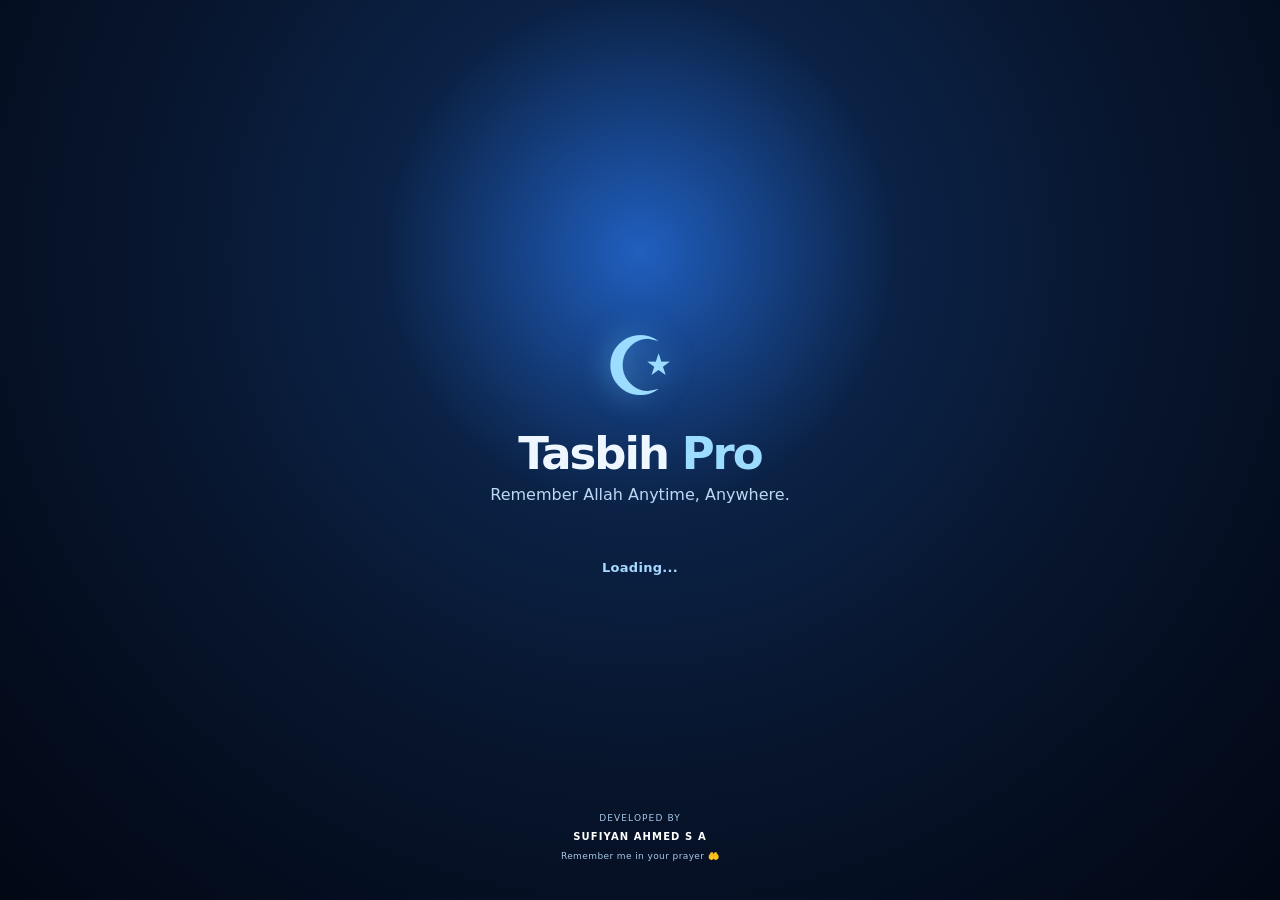
<file: index.html>
<!doctype html>
<html lang="en">
<head>
  <meta charset="utf-8"><meta name="viewport" content="width=device-width,initial-scale=1,viewport-fit=cover">
  <meta name="theme-color" content="#07142b"><link rel="manifest" href="manifest.json"><link rel="stylesheet" href="css/splash.css">
  <title>Tasbih Pro</title>
</head>
<body>
  <main class="splash-screen" aria-live="polite">
    <div class="crescent">☪</div><h1>Tasbih <span>Pro</span></h1><p>Remember Allah Anytime, Anywhere.</p>
    <div class="loading">Loading<span>.</span><span>.</span><span>.</span></div>
    <footer>DEVELOPED BY<strong>SUFIYAN AHMED S A</strong><small>Remember me in your prayer 🤲</small></footer>
  </main>
  <script type="module" src="js/splash.js"></script>
</body>
</html>
</file>
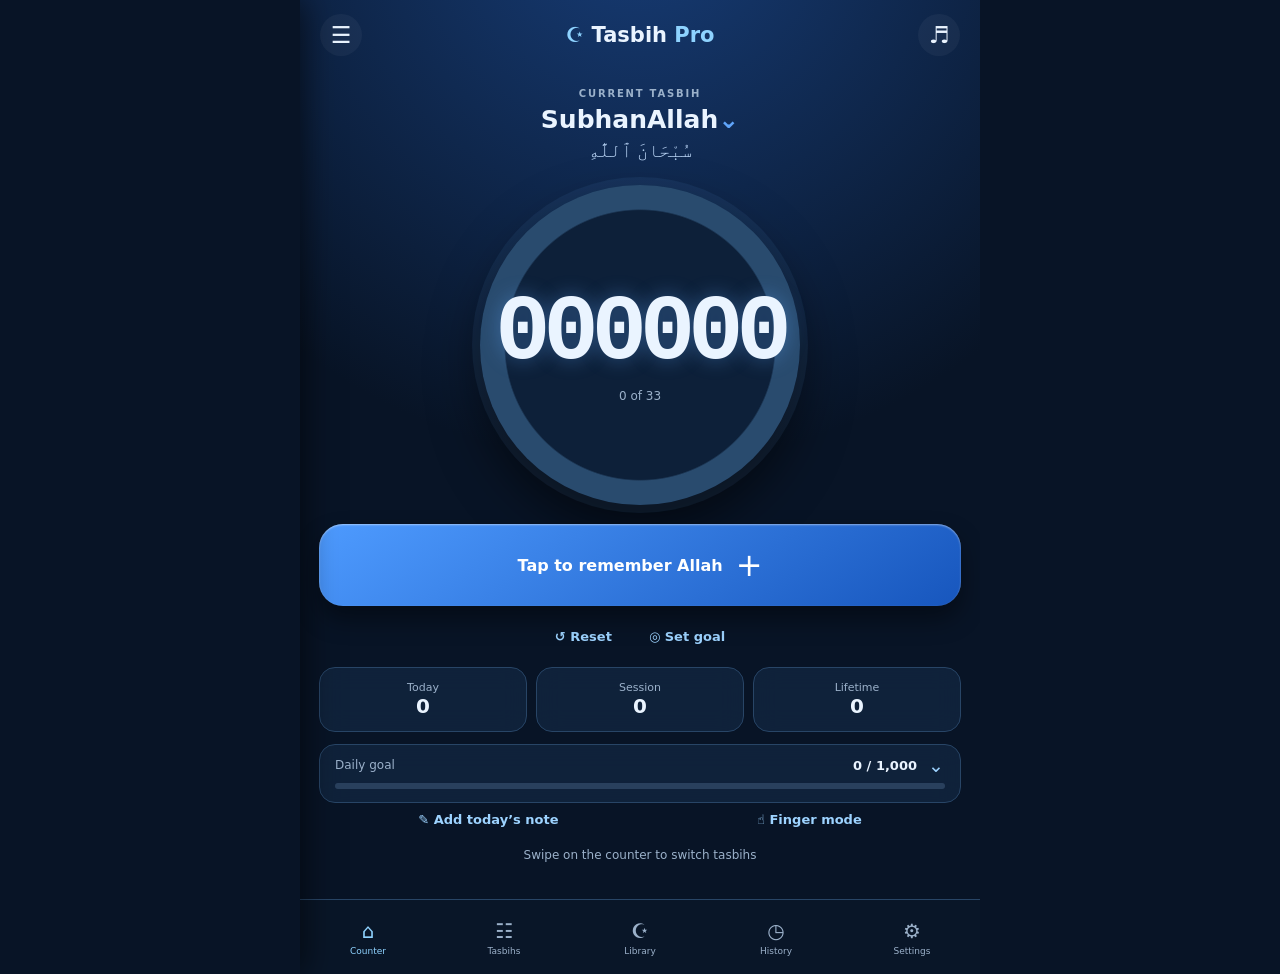
<file: app.html>
<!doctype html>
<html lang="en">
<head>
  <meta charset="utf-8">
  <meta name="viewport" content="width=device-width, initial-scale=1, viewport-fit=cover">
  <meta name="theme-color" content="#0f766e">
  <meta name="description" content="A calm offline digital tasbih counter.">
  <link rel="manifest" href="manifest.json">
  <link rel="stylesheet" href="css/style.css"><link rel="stylesheet" href="css/themes.css">
  <title>Tasbih Pro — Remember Allah</title>
</head>
<body>
  <div class="app-shell" id="app">
    <header class="topbar"><button class="icon-btn" id="menuBtn" aria-label="Open menu">☰</button><div class="brand"><span>☪</span> Tasbih <b>Pro</b></div><button class="icon-btn" id="soundBtn" aria-label="Toggle sound">♬</button></header>
    <aside id="drawer" class="drawer" aria-label="Navigation">
      <div class="drawer-title">Tasbih <b>Pro</b><button id="closeDrawer" aria-label="Close menu">×</button></div>
      <button data-view="home" class="active">⌂ <span>Counter</span></button><button data-view="tasbihs">☷ <span>My Tasbihs</span></button><button data-view="library">☪ <span>Dhikr Library</span></button><button data-view="history">◷ <span>History</span></button><button data-view="statistics">▥ <span>Statistics</span></button><button data-view="settings">⚙ <span>Settings</span></button>
      <div class="drawer-foot">Remember Allah. One Tap at a Time.</div>
    </aside><div id="backdrop" class="backdrop"></div>
    <main>
      <section id="home" class="view active">
        <div class="current-card"><div class="eyebrow">CURRENT TASBIH</div><button class="tasbih-picker" id="tasbihPicker"><span id="currentName">SubhanAllah</span><i>⌄</i></button><div id="arabic" class="arabic">سُبْحَانَ ٱللَّٰهِ</div></div>
        <div class="counter-wrap"><div class="progress-ring" id="progressRing"><div class="counter-number" id="count" aria-live="polite">0</div><div class="goal-label"><span id="goalText">No goal set</span></div></div></div>
        <button id="countButton" class="count-button" aria-label="Increase tasbih count"><span>Tap to remember Allah</span><strong>+</strong></button>
        <div class="counter-actions"><button id="resetCurrent">↺ Reset</button><button id="goalBtn">◎ Set goal</button></div>
        <div class="mini-stats"><article><span>Today</span><strong id="todayCount">0</strong></article><article><span>Session</span><strong id="sessionCount">0</strong></article><article><span>Lifetime</span><strong id="lifetimeCount">0</strong></article></div>
        <article class="daily-goal"><div><span>Daily goal</span><strong id="dailyGoalLabel">0 / 1,000</strong></div><button id="dailyGoalBtn" aria-label="Set daily goal">⌄</button><div class="goal-track"><i id="dailyGoalBar"></i></div></article>
        <div class="home-tools"><button id="noteBtn">✎ Add today’s note</button><button id="fingerModeBtn">☝ Finger mode</button></div>
        <div class="tip">Swipe on the counter to switch tasbihs</div>
      </section>
      <section id="library" class="view"><div class="view-heading"><p class="eyebrow">READY TO REMEMBER</p><h2>Dhikr Library</h2><input id="librarySearch" class="search" placeholder="Search dhikr"></div><div id="libraryList" class="library-list"></div></section>
      <section id="tasbihs" class="view"><div class="view-heading"><p class="eyebrow">YOUR COLLECTION</p><h2>My Tasbihs</h2><button id="addTasbih" class="primary small">+ Add custom</button></div><div id="tasbihList" class="tasbih-list"></div><h3>Quick presets</h3><div id="presetList" class="preset-list"></div></section>
      <section id="history" class="view"><div class="view-heading"><p class="eyebrow">YOUR JOURNEY</p><h2>History</h2></div><div id="historyList" class="history-list"></div></section>
      <section id="statistics" class="view"><div class="view-heading"><p class="eyebrow">YOUR PROGRESS</p><h2>Statistics</h2></div><div class="stat-grid" id="statGrid"></div><div class="chart-card"><h3>Last 7 days</h3><div id="barChart" class="bar-chart"></div></div></section>
      <section id="settings" class="view"><div class="view-heading"><p class="eyebrow">MAKE IT YOURS</p><h2>Settings</h2></div><div class="settings-list">
        <label class="setting">Dark appearance <input id="darkMode" type="checkbox" role="switch"><span class="switch"></span></label><label class="setting">AMOLED black <input id="amoledMode" type="checkbox" role="switch"><span class="switch"></span></label><label class="setting">Tap sound <input id="soundSetting" type="checkbox" role="switch"><span class="switch"></span></label><label class="setting">Vibration <input id="vibrateSetting" type="checkbox" role="switch"><span class="switch"></span></label>
        <div class="setting theme-setting"><span>Theme</span><div id="themeChoices" class="theme-choices"><button data-theme="teal" class="teal active" aria-label="Teal theme"></button><button data-theme="blue" class="blue" aria-label="Blue theme"></button><button data-theme="green" class="green" aria-label="Green theme"></button><button data-theme="black" class="black" aria-label="Black theme"></button></div></div>
        <button class="setting action" id="exportBtn"><span>Export backup</span><i>JSON ↓</i></button><label class="setting action"><span>Restore backup</span><i>JSON ↑</i><input id="importInput" type="file" accept="application/json" hidden></label><button class="setting action" id="reminderBtn"><span>Daily reminder</span><i>Set time</i></button><button class="setting action danger" id="resetAll"><span>Reset all data</span><i>↺</i></button>
      </div><div class="about">Tasbih Pro · Version 1.0<br>Offline digital tasbih<br>Made with ♥ by Sufiyan Ahmed S A</div></section>
    </main>
    <nav class="bottom-nav"><button data-view="home" class="active">⌂<span>Counter</span></button><button data-view="tasbihs">☷<span>Tasbihs</span></button><button data-view="library">☪<span>Library</span></button><button data-view="history">◷<span>History</span></button><button data-view="settings">⚙<span>Settings</span></button></nav>
  </div>
  <dialog id="modal"><form method="dialog" id="modalForm"><button class="modal-close" value="cancel">×</button><div id="modalContent"></div></form></dialog>
  <script type="module" src="js/app.js"></script>
</body></html>
</file>
<file: css/splash.css>
:root{font-family:Inter,ui-sans-serif,system-ui,sans-serif;color:#eef7ff;background:#07142b}*{box-sizing:border-box}body{margin:0;overflow:hidden}.splash-screen{height:100dvh;display:flex;flex-direction:column;align-items:center;justify-content:center;text-align:center;background:radial-gradient(circle at 50% 28%,#205fbf 0,#0b2246 28%,#07142b 58%,#020714 100%)}.crescent{font-size:82px;line-height:1;color:#9bdcff;text-shadow:0 0 28px #6cc6ff99}.splash-screen h1{font-size:45px;letter-spacing:-2px;margin:19px 0 5px}.splash-screen h1 span{color:#9bdcff}.splash-screen p{margin:0;color:#bdd8f4}.loading{margin-top:56px;font-size:13px;font-weight:800;letter-spacing:.3px;color:#a6d9ff}.loading span{display:inline-block;animation:pulse 1s infinite}.loading span:nth-child(2){animation-delay:.15s}.loading span:nth-child(3){animation-delay:.3s}@keyframes pulse{50%{opacity:.18}}footer{position:absolute;bottom:35px;color:#a8c7e8;font-size:9px;letter-spacing:1.1px;line-height:2;display:grid}footer strong{color:#fff;font-size:10px}footer small{font-size:9px;letter-spacing:.4px;color:#a8c7e8}
</file>
<file: css/style.css>
:root{--accent:#2563eb;--accent2:#60a5fa;--ink:#eaf4ff;--muted:#9bb1ca;--paper:#081426;--card:#10213a;--line:#284566;font-family:Inter,ui-sans-serif,system-ui,sans-serif;color:var(--ink)}*{box-sizing:border-box}body{margin:0;background:var(--paper);min-height:100vh}button,input{font:inherit}button{border:0;cursor:pointer;color:inherit}button:focus-visible,input:focus-visible{outline:3px solid #fbbf24;outline-offset:3px}.app-shell{max-width:680px;min-height:100vh;margin:auto;background:radial-gradient(circle at 50% -10%,#173d78,#081426 50%);position:relative;overflow:hidden}.topbar{height:70px;padding:0 20px;display:flex;align-items:center;justify-content:space-between}.brand{font-size:21px;font-weight:800}.brand span,.brand b{color:#8ed3ff}.icon-btn{font-size:23px;width:42px;height:42px;border-radius:50%;background:#ffffff0b}.drawer{position:absolute;z-index:5;inset:0 auto 0 0;width:min(300px,85%);padding:22px 16px;background:#0d1d33;transform:translateX(-101%);transition:.25s;box-shadow:8px 0 30px #0008}.drawer.open{transform:none}.drawer-title{font-size:25px;font-weight:800;padding:5px 8px 24px}.drawer-title b{color:var(--accent2)}.drawer-title button{float:right;background:none;font-size:28px}.drawer>button{width:100%;display:flex;gap:15px;background:none;color:var(--muted);padding:14px;border-radius:11px;text-align:left;font-size:18px}.drawer>button span{font-size:14px}.drawer>button.active{color:#fff;background:#3584ff25}.drawer-foot{position:absolute;bottom:30px;padding:10px;font-size:12px;color:var(--muted)}.backdrop{position:absolute;inset:0;z-index:4;background:#0009;opacity:0;pointer-events:none;transition:.25s}.backdrop.show{opacity:1;pointer-events:auto}main{padding:8px 19px 100px}.view{display:none;animation:page .25s ease}.view.active{display:block}@keyframes page{from{opacity:.1;transform:translateY(10px)}to{opacity:1;transform:none}}.current-card{text-align:center;padding-top:10px}.eyebrow{font-size:10px;letter-spacing:1.8px;font-weight:800;color:var(--muted)}.tasbih-picker{background:none;font-weight:800;font-size:25px;margin:5px}.tasbih-picker i{font-style:normal;color:var(--accent2)}.arabic{font-family:serif;font-size:19px;color:#b9d4f5}.counter-wrap{display:grid;place-items:center;padding:23px 0 19px}.progress-ring{--p:0;width:min(58vw,320px);aspect-ratio:1;border-radius:50%;display:grid;place-content:center;text-align:center;background:radial-gradient(circle closest-side,#0d2039 84%,transparent 85%),conic-gradient(#60a5fa calc(var(--p)*1%),#294b6e 0);box-shadow:0 0 0 8px #75bcff12,0 25px 50px #0008}.counter-number{font:800 clamp(55px,16vw,92px)/1 ui-monospace,SFMono-Regular,Consolas,monospace;letter-spacing:-7px;text-shadow:0 0 20px #60a5fa66;transition:transform .12s}.bump{animation:bump .22s ease}@keyframes bump{50%{transform:scale(1.12)}}.goal-label{color:var(--muted);font-size:12px;margin-top:9px}.count-button{height:82px;width:100%;border-radius:24px;color:#fff;background:linear-gradient(145deg,#4e9bff,#1756bd);box-shadow:inset 0 1px 2px #fff7,0 13px 24px #0006;display:flex;justify-content:center;align-items:center;gap:13px;position:relative;overflow:hidden;font-weight:750;transition:transform .1s}.count-button strong{font-size:32px;font-weight:300}.count-button:active{transform:scale(.97)}.count-button:after{content:"";position:absolute;left:var(--x,50%);top:var(--y,50%);width:0;height:0;border-radius:50%;background:#fff5;transform:translate(-50%,-50%)}.count-button.ripple:after{animation:ripple .55s ease-out}@keyframes ripple{to{width:450px;height:450px;opacity:0}}.counter-actions{display:flex;justify-content:center;gap:11px;margin:14px}.counter-actions button,.home-tools button{background:none;color:#9dd3ff;font-size:13px;font-weight:700;padding:9px 13px}.mini-stats{display:grid;grid-template-columns:repeat(3,1fr);gap:9px}.mini-stats article,.stat-grid article,.daily-goal,.history-card,.tasbih-item,.preset,.chart-card,.library-item{border:1px solid var(--line);background:#122640cc;backdrop-filter:blur(12px);border-radius:16px}.mini-stats article{padding:13px;text-align:center}.mini-stats span,.stat-grid span{display:block;color:var(--muted);font-size:11px}.mini-stats strong{font-size:20px}.daily-goal{margin-top:12px;padding:13px 15px;position:relative}.daily-goal div:first-child{display:flex;justify-content:space-between;padding-right:28px}.daily-goal span{font-size:12px;color:var(--muted)}.daily-goal strong{font-size:13px}.daily-goal button{position:absolute;right:10px;top:8px;background:none;font-size:19px;color:#9dd3ff}.goal-track{height:6px;background:#7297be44;border-radius:99px;overflow:hidden;margin-top:10px}.goal-track i{display:block;height:100%;width:0;background:linear-gradient(90deg,var(--accent2),#b6e1ff);border-radius:inherit;transition:.3s}.home-tools{display:flex;justify-content:space-around}.tip{text-align:center;color:var(--muted);font-size:12px;margin:12px}.bottom-nav{position:absolute;z-index:2;bottom:0;left:0;right:0;height:75px;display:flex;justify-content:space-around;background:#0a1729eF;border-top:1px solid var(--line);backdrop-filter:blur(14px)}.bottom-nav button{width:20%;display:grid;place-content:center;gap:3px;background:none;color:var(--muted);font-size:20px}.bottom-nav span{font-size:9px}.bottom-nav button.active{color:#8fd3ff}.view-heading{position:relative;margin:12px 0 22px}.view-heading h2{font-size:31px;letter-spacing:-1px;margin:4px 0}.primary{background:linear-gradient(145deg,#4e9bff,#1756bd);border-radius:11px;color:white;padding:11px 15px;font-weight:750}.small{position:absolute;right:0;bottom:3px;font-size:13px}.tasbih-list,.history-list,.library-list{display:grid;gap:10px}.tasbih-item{padding:14px;display:flex;align-items:center;gap:12px}.tasbih-item .circle{width:37px;height:37px;border-radius:50%;display:grid;place-items:center;background:#438bff2b;color:#9dd3ff}.tasbih-item .name{font-weight:800;flex:1}.tasbih-item .sub,.history-row{color:var(--muted);font-size:12px}.tasbih-item .num{font-size:19px;font-weight:800}.star,.choose{background:none;color:#f5c454;font-size:20px}.preset-list{display:grid;grid-template-columns:1fr 1fr;gap:9px}.preset{padding:14px;text-align:left;color:var(--ink)}.preset b{display:block;font-size:14px}.preset span{font-size:12px;color:var(--muted)}h3{font-size:15px;margin:26px 0 10px}.history-card{padding:15px}.date-total,.history-row{display:flex;justify-content:space-between}.history-card h3{margin:0 0 8px}.history-row{padding:5px 0}.history-empty{text-align:center;padding:55px 10px;color:var(--muted)}.stat-grid{display:grid;grid-template-columns:1fr 1fr;gap:9px}.stat-grid article{padding:16px}.stat-grid strong{display:block;font-size:24px;margin-top:4px}.chart-card{padding:16px;margin-top:12px}.chart-card h3{margin:0 0 15px}.bar-chart{height:125px;display:flex;align-items:end;gap:8px}.bar{height:100%;flex:1;display:flex;align-items:end;position:relative}.bar i{width:100%;min-height:3px;background:#61a7ff;border-radius:5px 5px 1px 1px}.bar span{position:absolute;bottom:-19px;width:100%;text-align:center;font-size:9px;color:var(--muted)}.settings-list{overflow:hidden;border:1px solid var(--line);border-radius:17px;background:#122640cc}.setting{min-height:56px;padding:15px;display:flex;justify-content:space-between;align-items:center;border-bottom:1px solid var(--line);font-size:14px}.setting:last-child{border:0}.setting input{display:none}.switch{width:42px;height:24px;border-radius:99px;background:#65809a;position:relative}.switch:after{content:"";position:absolute;width:18px;height:18px;left:3px;top:3px;border-radius:50%;background:#fff;transition:.2s}.setting input:checked+.switch{background:var(--accent)}.setting input:checked+.switch:after{left:21px}.theme-choices{display:flex;gap:8px}.theme-choices button{width:22px;height:22px;border-radius:50%;border:0}.theme-choices button.active{outline:2px solid #fff;outline-offset:2px}.teal{background:#0f766e}.blue{background:#2563eb}.green{background:#15803d}.black{background:#111827}.action{width:100%;background:none;text-align:left}.action i{font-style:normal;font-size:12px;color:var(--muted)}.danger{color:#ff9b98}.about{text-align:center;color:var(--muted);font-size:12px;line-height:1.7;margin:28px}.search{width:100%;padding:12px;border:1px solid var(--line);border-radius:12px;background:#10213a;color:var(--ink)}.library-item{padding:15px}.library-item header,.library-item footer{display:flex;justify-content:space-between;align-items:center}.library-item .lib-arabic{font-family:serif;color:#a9d9ff;font-size:21px;margin:10px 0 4px}.library-item p{font-size:12px;color:var(--muted);margin:3px 0;line-height:1.5}.library-item footer{margin-top:12px}.library-item footer span{font-size:12px;color:var(--muted)}.library-item footer button{color:#fff;background:#2467ca;border-radius:9px;padding:8px 11px;font-size:12px;font-weight:700}.splash{height:100vh;max-width:680px;margin:auto;background:radial-gradient(circle at 50% 28%,#1e5dbc,#07142b 48%,#020714);color:#eff7ff;display:flex;flex-direction:column;align-items:center;justify-content:center;text-align:center}.moon{font-size:75px;color:#8ed3ff}.splash h1{font-size:42px;margin:18px 0 5px;letter-spacing:-2px}.splash em{font-style:normal;color:#8ed3ff}.splash p,.splash small{color:#b8d2f6}.loading{margin:52px;color:#a8dcff;font-size:13px}.loading span{display:inline-block;width:4px;height:4px;border-radius:50%;background:currentColor;margin-left:4px;animation:blink 1s infinite}.loading span:nth-child(2){animation-delay:.15s}.loading span:nth-child(3){animation-delay:.3s}@keyframes blink{50%{opacity:.2}}.splash small{position:absolute;bottom:35px;font-size:9px;letter-spacing:1px;line-height:1.8}.splash strong{color:#fff}dialog{width:min(400px,calc(100% - 30px));padding:0;border:0;border-radius:18px;background:#10213a;color:var(--ink);box-shadow:0 25px 70px #0009}dialog::backdrop{background:#0009}.modal-close{float:right;margin:9px 12px;background:none;font-size:25px;color:var(--muted)}.modal-body{padding:28px}.modal-body h2{margin:0 0 14px}.modal-body label{display:block;color:var(--muted);font-size:12px;font-weight:700;margin:13px 0 5px}.modal-body input,.modal-body textarea{width:100%;padding:12px;border-radius:10px;border:1px solid var(--line);background:#09182b;color:var(--ink);font:inherit}.modal-actions{display:flex;justify-content:end;gap:8px;margin-top:22px}.secondary{padding:11px 15px;border-radius:10px;background:#28415d;color:#fff;font-weight:700}.finger-overlay{position:fixed;z-index:30;inset:0;display:grid;place-content:center;text-align:center;background:radial-gradient(circle,#215bc9,#07152f);color:white;user-select:none}.finger-count{font:800 clamp(70px,23vw,160px)/1 ui-monospace,monospace;letter-spacing:-8px;text-shadow:0 8px 24px #0008}.finger-overlay p{opacity:.75}.finger-overlay button{position:absolute;top:24px;right:22px;width:42px;height:42px;border:1px solid #ffffff33;border-radius:50%;background:#ffffff22;color:#fff;font-size:22px}.finger-name{font-weight:800;margin-top:24px}@media(max-width:420px){main{padding-left:15px;padding-right:15px}.progress-ring{width:67vw}.bottom-nav button{font-size:18px}}body.dark{--paper:#081426;--card:#10213a}body.amoled{--paper:#000;--card:#070707;--line:#222}.green-theme{--accent:#16833f;--accent2:#34bd64}.black-theme{--accent:#111827;--accent2:#4b5563}.teal-theme{--accent:#0f766e;--accent2:#2dd4bf}
</file>
<file: css/themes.css>
/* Theme tokens are intentionally separate so they can be expanded without touching layout. */
body.islamic-green{--accent:#15803d;--accent2:#55dd7a}body.gold-theme{--accent:#a56a12;--accent2:#eab84a}body.brown-theme{--accent:#7c4828;--accent2:#c9834b}body.white-theme{--paper:#eef3f7;--card:#fff;--ink:#15243a;--muted:#5d6d82;--line:#d7e1eb}
</file>
